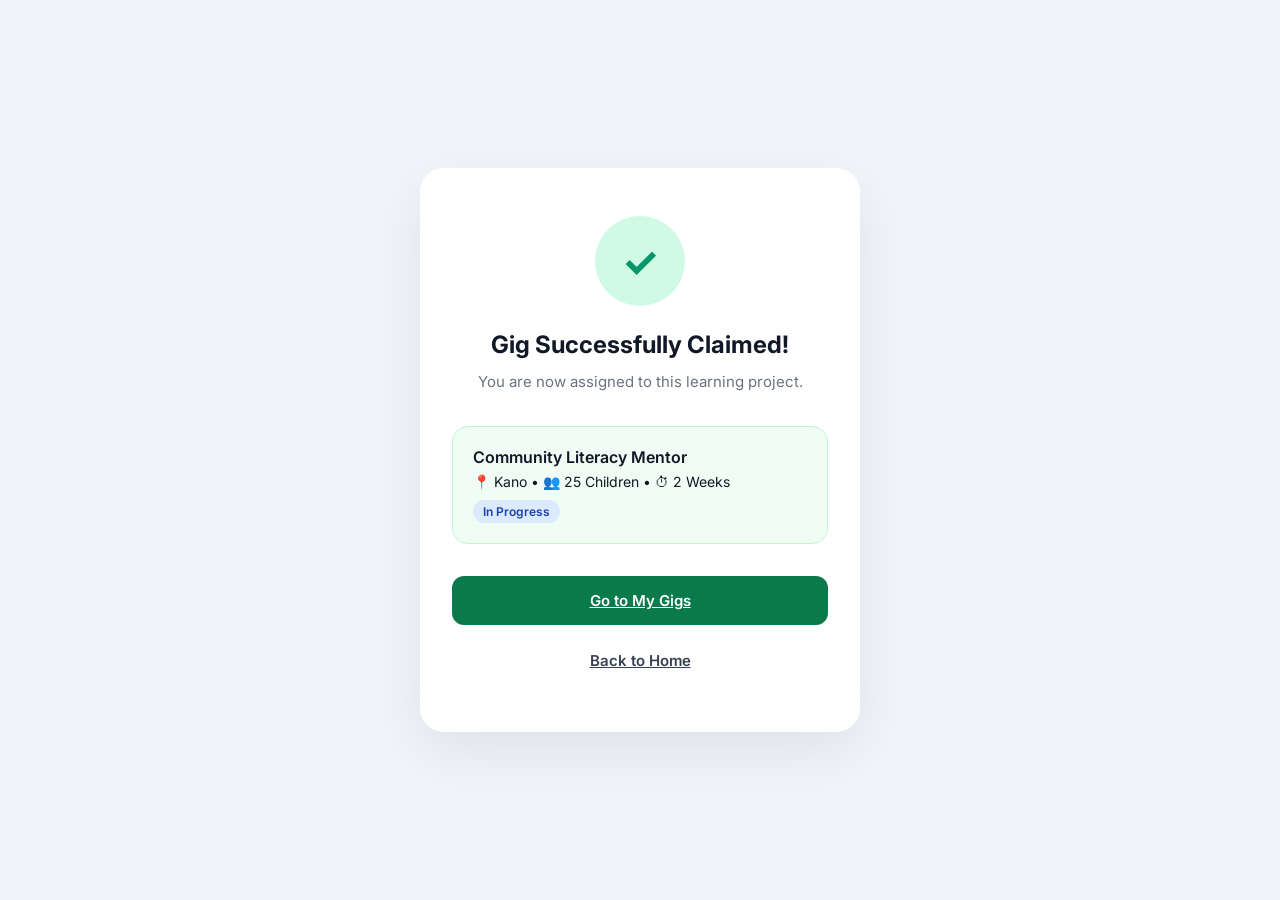
<file: claim-success.html>
<!DOCTYPE html>
<html lang="en">
<head>
  <meta charset="UTF-8" />
  <meta name="viewport" content="width=device-width, initial-scale=1.0" />
  <title>Gig Claimed – MentorBridge NG</title>
  <link href="https://fonts.googleapis.com/css2?family=Inter:wght@400;500;600;700;800&display=swap" rel="stylesheet">
  <style>
    :root {
      --primary: #0A7A4B;
      --primary-dark: #065F3A;
      --primary-light: #D1FAE5;
      --gray-50: #f9fafb;
      --gray-100: #f3f4f6;
      --gray-500: #6b7280;
      --gray-700: #374151;
      --gray-900: #111827;
    }
    * { margin: 0; padding: 0; box-sizing: border-box; }
    body {
      font-family: 'Inter', sans-serif;
      background: #f1f5f9;
      color: var(--gray-900);
      min-height: 100vh;
      display: flex;
      align-items: center;
      justify-content: center;
      padding: 20px;
    }

    .success-card {
      background: white;
      border-radius: 24px;
      padding: 48px 32px;
      max-width: 440px;
      width: 100%;
      text-align: center;
      box-shadow: 0 20px 60px rgba(0,0,0,0.08);
    }

    .success-icon {
      width: 90px;
      height: 90px;
      background: #d1fae5;
      color: #059669;
      border-radius: 50%;
      display: flex;
      align-items: center;
      justify-content: center;
      font-size: 42px;
      font-weight: bold;
      margin: 0 auto 24px;
    }

    .success-card h1 {
      font-size: 24px;
      font-weight: 700;
      margin-bottom: 12px;
    }

    .success-card p {
      color: var(--gray-500);
      font-size: 15px;
      margin-bottom: 32px;
      line-height: 1.5;
    }

    .gig-summary {
      background: #f0fdf4;
      border: 1px solid #bbf7d0;
      border-radius: 16px;
      padding: 20px;
      text-align: left;
      margin-bottom: 32px;
    }
    .gig-summary h3 {
      font-size: 16px;
      font-weight: 600;
      margin-bottom: 6px;
    }
    .gig-summary .meta {
      font-size: 14px;
      color: var(--gray-600);
      margin-bottom: 10px;
    }
    .badge {
      display: inline-flex;
      padding: 4px 10px;
      border-radius: 20px;
      font-size: 12px;
      font-weight: 600;
      background: #dbeafe;
      color: #1e40af;
    }

    .btn-primary {
      display: block;
      width: 100%;
      background: var(--primary);
      color: white;
      font-weight: 600;
      font-size: 15px;
      padding: 15px;
      border-radius: 12px;
      text-align: center;
      margin-bottom: 12px;
    }
    .btn-outline {
      display: block;
      width: 100%;
      background: white;
      border: 1.5px solid var(--gray-200);
      color: var(--gray-700);
      font-weight: 600;
      font-size: 15px;
      padding: 14px;
      border-radius: 12px;
      text-align: center;
    }
  </style>
</head>
<body>
  <div class="success-card">
    <div class="success-icon">✓</div>

    <h1>Gig Successfully Claimed!</h1>
    <p>You are now assigned to this learning project.</p>

    <div class="gig-summary">
      <h3>Community Literacy Mentor</h3>
      <div class="meta">📍 Kano • 👥 25 Children • ⏱ 2 Weeks</div>
      <span class="badge">In Progress</span>
    </div>

    <a href="my-gigs.html" class="btn-primary">Go to My Gigs</a>
    <a href="home.html" class="btn-outline">Back to Home</a>
  </div>
</body>
</html>
</file>
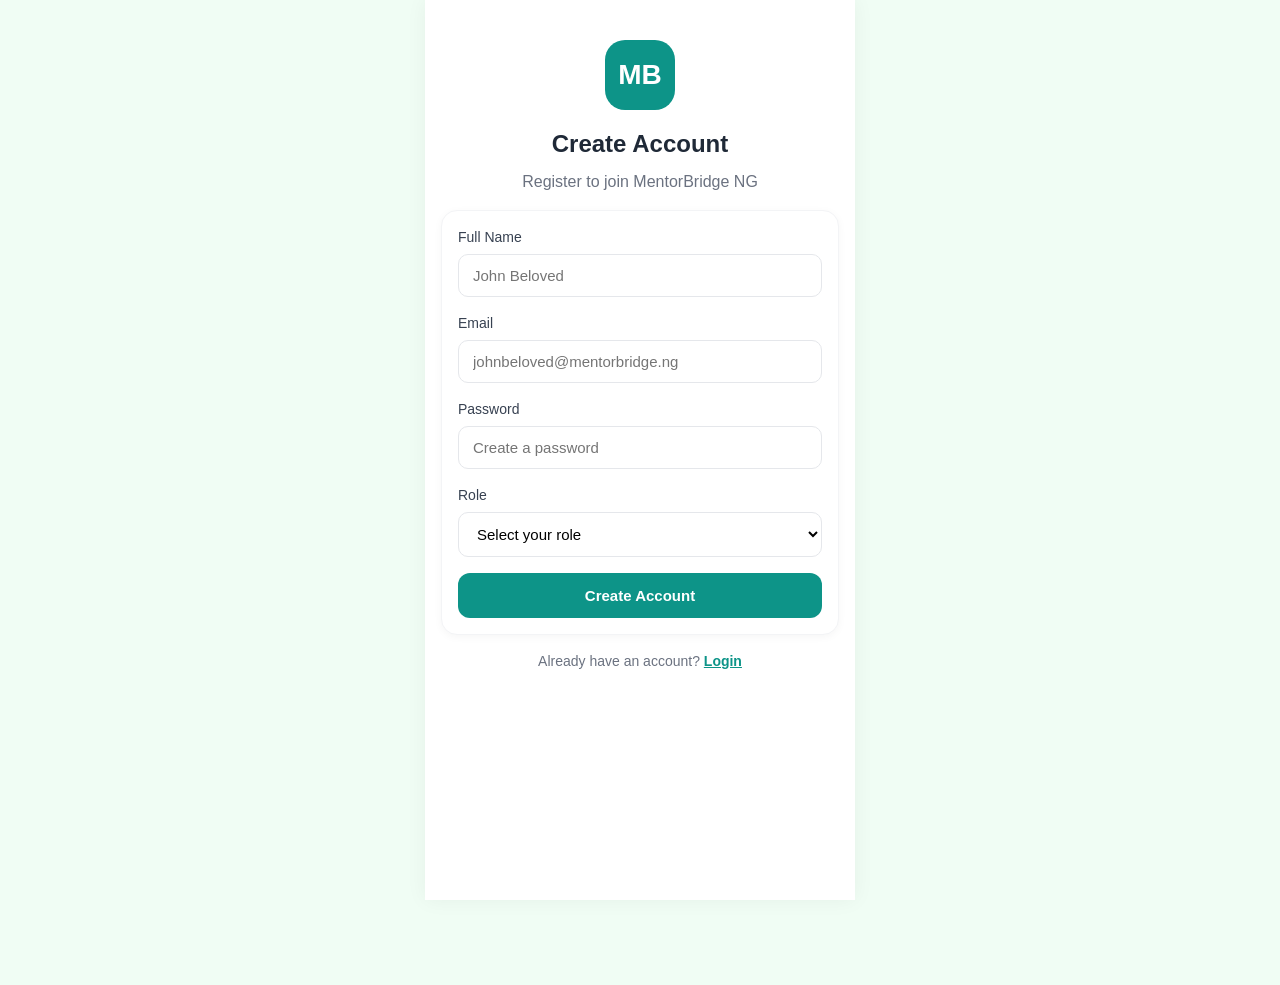
<file: register.html>
<!DOCTYPE html>
<html lang="en">
<head>
  <meta charset="UTF-8" />
  <meta name="viewport" content="width=device-width, initial-scale=1.0" />
  <title>Register – MentorBridge NG</title>
  <link rel="stylesheet" href="style.css" />
  <style>
    .login-container { padding-top: 40px; }
    .logo {
      width: 70px; height: 70px;
      background: var(--primary);
      border-radius: 20px;
      margin: 0 auto 16px;
      display: flex; align-items: center; justify-content: center;
      color: white; font-size: 28px; font-weight: bold;
    }
    .error-message {
      background: #fef2f2; color: #b91c1c;
      padding: 10px 14px; border-radius: 8px;
      font-size: 14px; margin-bottom: 16px; display: none;
    }
    .success-message {
      background: #d1fae5; color: #065f46;
      padding: 10px 14px; border-radius: 8px;
      font-size: 14px; margin-bottom: 16px; display: none;
    }
  </style>
</head>
<body>
  <div class="container">
    <div class="page login-container">
      <div class="text-center mb-4">
        <div class="logo">MB</div>
        <h1 style="font-size: 24px; margin-bottom: 8px;">Create Account</h1>
        <p style="color: var(--gray-500);">Register to join MentorBridge NG</p>
      </div>

      <div class="card">
        <div id="error-message" class="error-message"></div>
        <div id="success-message" class="success-message"></div>

        <div class="form-group">
          <label>Full Name</label>
          <input type="text" id="fullName" placeholder="John Beloved" />
        </div>

        <div class="form-group">
          <label>Email</label>
          <input type="email" id="email" placeholder="johnbeloved@mentorbridge.ng" />
        </div>

        <div class="form-group">
          <label>Password</label>
          <input type="password" id="password" placeholder="Create a password" />
        </div>

        <div class="form-group">
          <label>Role</label>
          <select id="role">
            <option value="">Select your role</option>
            <option value="Corps Member">Corps Member (NYSC)</option>
            <option value="Field Officer">Field Officer / Admin</option>
          </select>
        </div>

        <div class="form-group" id="nyscCodeGroup" style="display: none;">
          <label>NYSC State Code</label>
          <input type="text" id="nyscCode" placeholder="e.g. KN/24A/1234" />
          <small style="color: var(--gray-500); font-size: 12px;">Required for Corps Members</small>
        </div>

        <button class="btn btn-primary" onclick="handleRegister()">
          Create Account
        </button>
      </div>

      <p class="text-center mt-4" style="font-size: 14px; color: var(--gray-500);">
        Already have an account?
        <a href="login.html" style="color: var(--primary); font-weight: 600;">Login</a>
      </p>
    </div>
  </div>

  <script>
    // Show/hide NYSC Code field based on role
    document.getElementById("role").addEventListener("change", function() {
      const nyscGroup = document.getElementById("nyscCodeGroup");
      nyscGroup.style.display = this.value === "Corps Member" ? "block" : "none";
    });

    function handleRegister() {
      const fullName = document.getElementById("fullName").value.trim();
      const email = document.getElementById("email").value.trim().toLowerCase();
      const password = document.getElementById("password").value.trim();
      const role = document.getElementById("role").value;
      const nyscCode = document.getElementById("nyscCode").value.trim();

      const errorMsg = document.getElementById("error-message");
      const successMsg = document.getElementById("success-message");

      errorMsg.style.display = "none";
      successMsg.style.display = "none";

      // Validation
      if (!fullName || !email || !password || !role) {
        errorMsg.textContent = "Please fill in all required fields.";
        errorMsg.style.display = "block";
        return;
      }

      if (role === "Corps Member" && !nyscCode) {
        errorMsg.textContent = "NYSC State Code is required for Corps Members.";
        errorMsg.style.display = "block";
        return;
      }

      // Simple NYSC code format check (example)
      if (role === "Corps Member" && nyscCode.length < 8) {
        errorMsg.textContent = "Please enter a valid NYSC State Code.";
        errorMsg.style.display = "block";
        return;
      }

      // Save user to localStorage
      const user = {
        fullName,
        email,
        password,
        role,
        nyscCode: role === "Corps Member" ? nyscCode : null,
        courseCompleted: false,
        registeredAt: new Date().toISOString()
      };

      localStorage.setItem("mentorbridge_user", JSON.stringify(user));
      localStorage.setItem("course_safeguarding_completed", "false");

      successMsg.textContent = "Account created successfully! Redirecting to login...";
      successMsg.style.display = "block";

      setTimeout(() => {
        window.location.href = "login.html";
      }, 1500);
    }
  </script>
</body>
</html>
</file>
<file: style.css>
/* ===== RESET & BASE ===== */
* {
  margin: 0;
  padding: 0;
  box-sizing: border-box;
}

body {
  font-family: -apple-system, BlinkMacSystemFont, "Segoe UI", Roboto, Helvetica, Arial, sans-serif;
  background: #f0fdf4;
  color: #1f2937;
  line-height: 1.5;
  min-height: 100vh;
  padding-bottom: 85px; /* Space for bottom navigation */
  margin: 0;
}

/* ===== COLORS ===== */
:root {
  --primary: #0d9488;
  --primary-dark: #0f766e;
  --primary-light: #ccfbf1;
  --success: #10b981;
  --gray-50: #f9fafb;
  --gray-100: #f3f4f6;
  --gray-200: #e5e7eb;
  --gray-500: #6b7280;
  --gray-600: #4b5563;
  --gray-700: #374151;
  --gray-900: #111827;
}

/* ===== LAYOUT ===== */
.container {
  max-width: 430px;
  margin: 0 auto;
  background: white;
  min-height: 100vh;
  position: relative;
  box-shadow: 0 0 20px rgba(0, 0, 0, 0.05);
}

.page {
  padding: 20px 16px 30px;
}

/* ===== HEADER ===== */
.header {
  display: flex;
  align-items: center;
  justify-content: space-between;
  padding: 16px;
  background: white;
  border-bottom: 1px solid var(--gray-100);
  position: sticky;
  top: 0;
  z-index: 50;
}

.header h1 {
  font-size: 18px;
  font-weight: 600;
}

.back-btn {
  background: none;
  border: none;
  font-size: 22px;
  cursor: pointer;
  color: var(--gray-700);
  padding: 4px 8px;
}

/* ===== BUTTONS ===== */
.btn {
  display: inline-flex;
  align-items: center;
  justify-content: center;
  gap: 8px;
  padding: 14px 20px;
  border-radius: 12px;
  font-size: 15px;
  font-weight: 600;
  border: none;
  cursor: pointer;
  transition: all 0.2s;
  text-decoration: none;
  width: 100%;
}

.btn-primary {
  background: var(--primary);
  color: white;
}

.btn-primary:hover {
  background: var(--primary-dark);
}

.btn-outline {
  background: white;
  border: 2px solid var(--primary);
  color: var(--primary);
}

.btn-sm {
  padding: 8px 14px;
  font-size: 13px;
  width: auto;
}

/* ===== CARDS ===== */
.card {
  background: white;
  border-radius: 16px;
  padding: 16px;
  margin-bottom: 16px;
  border: 1px solid var(--gray-100);
  box-shadow: 0 2px 8px rgba(0, 0, 0, 0.04);
}

.card-title {
  font-size: 16px;
  font-weight: 600;
  margin-bottom: 4px;
}

.card-meta {
  font-size: 13px;
  color: var(--gray-500);
  display: flex;
  flex-wrap: wrap;
  gap: 12px;
  margin: 8px 0;
}

/* ===== BADGES / STATUS ===== */
.badge {
  display: inline-flex;
  align-items: center;
  gap: 4px;
  padding: 4px 10px;
  border-radius: 20px;
  font-size: 12px;
  font-weight: 600;
}

.badge-green,
.badge-open {
  background: #d1fae5;
  color: #065f46;
}

.badge-blue,
.badge-progress {
  background: #dbeafe;
  color: #1e40af;
}

.badge-completed {
  background: #e0e7ff;
  color: #3730a3;
}

.badge-gray,
.badge-closed {
  background: var(--gray-100);
  color: var(--gray-700);
}

/* ===== FORMS ===== */
.form-group {
  margin-bottom: 16px;
}

.form-group label {
  display: block;
  font-size: 14px;
  font-weight: 500;
  margin-bottom: 6px;
  color: var(--gray-700);
}

.form-group input,
.form-group select,
.form-group textarea {
  width: 100%;
  padding: 12px 14px;
  border: 1px solid var(--gray-200);
  border-radius: 10px;
  font-size: 15px;
  outline: none;
  background: white;
}

.form-group input:focus,
.form-group select:focus,
.form-group textarea:focus {
  border-color: var(--primary);
}

/* ===== BOTTOM NAVIGATION (Fixed) ===== */
.bottom-nav {
  position: fixed;
  bottom: 0;
  left: 0;
  right: 0;
  width: 100%;
  max-width: 430px;
  margin: 0 auto;
  background: white;
  border-top: 1px solid #e5e7eb;
  display: flex;
  justify-content: space-around;
  align-items: center;
  padding: 8px 0 calc(10px + env(safe-area-inset-bottom));
  z-index: 1000;
  box-shadow: 0 -2px 10px rgba(0, 0, 0, 0.05);
}

.nav-item {
  display: flex;
  flex-direction: column;
  align-items: center;
  justify-content: center;
  gap: 3px;
  text-decoration: none;
  color: #6b7280;
  font-size: 11px;
  font-weight: 500;
  padding: 6px 8px;
  border-radius: 12px;
  min-width: 58px;
  transition: all 0.2s ease;
}

.nav-item span {
  font-size: 20px;
  line-height: 1;
}

.nav-item.active {
  color: #0d9488;
}

.nav-item.active span {
  transform: scale(1.08);
}

/* ===== UTILITY ===== */
.text-center { text-align: center; }
.mt-2 { margin-top: 8px; }
.mt-4 { margin-top: 16px; }
.mb-4 { margin-bottom: 16px; }
.flex { display: flex; }
.items-center { align-items: center; }
.justify-between { justify-content: space-between; }
.gap-2 { gap: 8px; }
.gap-3 { gap: 12px; }

.empty-state {
  text-align: center;
  padding: 60px 20px;
}

.empty-state h3 {
  font-size: 18px;
  margin-bottom: 8px;
}

.empty-state p {
  color: var(--gray-500);
  font-size: 14px;
  margin-bottom: 24px;
}
</file>
